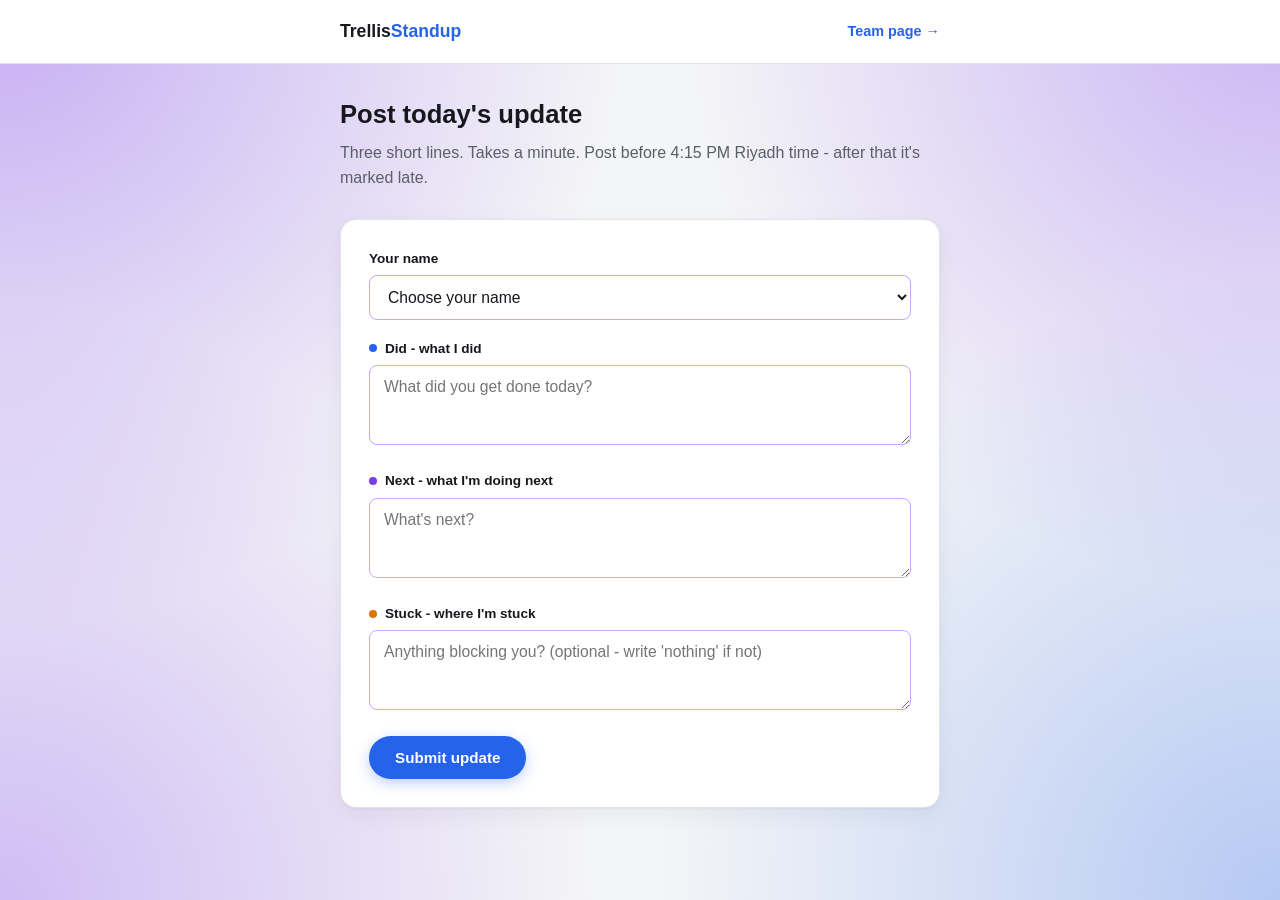
<file: index.html>
<!DOCTYPE html>
<html lang="en">
<head>
  <meta charset="UTF-8">
  <meta name="viewport" content="width=device-width, initial-scale=1.0">
  <title>Trellis Standup</title>
  <link rel="icon" href="data:image/svg+xml,%3Csvg xmlns='http://www.w3.org/2000/svg' viewBox='0 0 100 100'%3E%3Crect width='100' height='100' rx='22' fill='%232563eb'/%3E%3Ctext x='50' y='68' font-family='sans-serif' font-weight='700' font-size='54' fill='white' text-anchor='middle'%3ET%3C/text%3E%3C/svg%3E">
  <link rel="stylesheet" href="styles.css">
</head>
<body>

  <header class="site-header">
    <div class="container header-inner">
      <span class="logo">Trellis<span>Standup</span></span>
      <a href="team.html" class="link-secondary">Team page →</a>
    </div>
  </header>

  <main class="container">
    <h1>Post today's update</h1>
    <p class="lead">Three short lines. Takes a minute. Post before 4:15 PM Riyadh time - after that it's marked late.</p>

    <form id="updateForm" class="form-card" novalidate>
      <div class="field">
        <label for="name">Your name</label>
        <select id="name" name="name" required>
          <option value="" disabled selected>Choose your name</option>
        </select>
      </div>

      <div class="field field-did">
        <label for="did"><span class="dot"></span>Did - what I did</label>
        <textarea id="did" name="did" rows="3" required maxlength="2000" placeholder="What did you get done today?"></textarea>
      </div>

      <div class="field field-next">
        <label for="next"><span class="dot"></span>Next - what I'm doing next</label>
        <textarea id="next" name="next" rows="3" required maxlength="2000" placeholder="What's next?"></textarea>
      </div>

      <div class="field field-stuck">
        <label for="stuck"><span class="dot"></span>Stuck - where I'm stuck</label>
        <textarea id="stuck" name="stuck" rows="3" maxlength="2000" placeholder="Anything blocking you? (optional - write 'nothing' if not)"></textarea>
      </div>

      <button type="submit" class="btn btn-primary">Submit update</button>
      <p id="formError" class="form-error hidden">Couldn't save that - check your connection and try again.</p>
    </form>

    <section id="result" class="result hidden" aria-live="polite">
      <h2>Saved</h2>
      <div class="card">
        <p class="card-name" id="resultName"></p>
        <p class="card-label did">Did</p>
        <p class="card-text" id="resultDid"></p>
        <p class="card-label next">Next</p>
        <p class="card-text" id="resultNext"></p>
        <p class="card-label stuck">Stuck</p>
        <p class="card-text" id="resultStuck"></p>
      </div>
      <p class="note">Your update for today is saved. Submitting again today will update this instead of adding a new one.</p>
    </section>
  </main>

  <script src="names.js"></script>
  <script src="script.js"></script>
</body>
</html>
</file>
<file: styles.css>
* {
  margin: 0;
  padding: 0;
  box-sizing: border-box;
}

.hidden {
  display: none !important;
}

:root {
  --ink: #16181d;
  --ink-soft: #5a5f68;
  --paper: #ffffff;
  --paper-alt: #f4f5f7;
  --accent: #2563eb;
  --accent-dark: #1d4ed8;
  --border: #e2e4e9;
  --radius: 10px;
  --max-width: 640px;
  --danger: #c0392b;
  --did-color: #2563eb;
  --next-color: #7c3aed;
  --stuck-color: #d97706;
  --font: -apple-system, BlinkMacSystemFont, "Segoe UI", Inter, sans-serif;
}

body {
  font-family: var(--font);
  color: var(--ink);
  background:
    radial-gradient(circle at 0% 0%, rgba(124, 58, 237, 0.38), transparent 40%),
    radial-gradient(circle at 100% 0%, rgba(124, 58, 237, 0.34), transparent 38%),
    radial-gradient(circle at 0% 100%, rgba(124, 58, 237, 0.3), transparent 38%),
    radial-gradient(circle at 100% 100%, rgba(37, 99, 235, 0.3), transparent 40%),
    var(--paper-alt);
  background-attachment: fixed;
  min-height: 100vh;
  line-height: 1.55;
}

a {
  color: inherit;
}

.container {
  max-width: var(--max-width);
  margin: 0 auto;
  padding: 0 20px;
}

.container-wide {
  max-width: 980px;
}

.site-header {
  background: var(--paper);
  box-shadow: 0 1px 0 var(--border);
  padding: 18px 0;
  margin-bottom: 32px;
}

.header-inner {
  display: flex;
  align-items: center;
  justify-content: space-between;
}

.logo {
  font-weight: 700;
  font-size: 1.1rem;
}

.logo span {
  color: var(--accent);
}

.link-secondary {
  font-size: 0.9rem;
  font-weight: 600;
  color: var(--accent);
  text-decoration: none;
}

.link-secondary:hover {
  text-decoration: underline;
}

main {
  padding-bottom: 60px;
}

h1 {
  font-size: 1.6rem;
  margin-bottom: 6px;
}

.lead {
  color: var(--ink-soft);
  margin-bottom: 28px;
}

.form-card {
  background: var(--paper);
  border: 1px solid var(--border);
  border-radius: 16px;
  padding: 28px;
  box-shadow: 0 1px 3px rgba(22, 24, 29, 0.04), 0 8px 24px rgba(22, 24, 29, 0.05);
}

.field {
  margin-bottom: 18px;
}

.field label {
  display: flex;
  align-items: center;
  gap: 8px;
  font-size: 0.85rem;
  font-weight: 600;
  margin-bottom: 6px;
}

.dot {
  width: 8px;
  height: 8px;
  border-radius: 50%;
  background: var(--ink-soft);
  flex-shrink: 0;
}

.field-did .dot { background: var(--did-color); }
.field-next .dot { background: var(--next-color); }
.field-stuck .dot { background: var(--stuck-color); }

.field-did textarea:focus { border-color: var(--did-color); box-shadow: 0 0 0 3px rgba(37, 99, 235, 0.12); }
.field-next textarea:focus { border-color: var(--next-color); box-shadow: 0 0 0 3px rgba(124, 58, 237, 0.12); }
.field-stuck textarea:focus { border-color: var(--stuck-color); box-shadow: 0 0 0 3px rgba(217, 119, 6, 0.12); }

select,
textarea {
  width: 100%;
  font-family: var(--font);
  font-size: 0.98rem;
  color: var(--ink);
  background: transparent;
  border: 1.5px solid rgba(124, 58, 237, 0.45);
  border-radius: 8px;
  padding: 12px 14px;
  resize: vertical;
  transition: border-color 0.15s ease, box-shadow 0.15s ease;
}

select:focus,
textarea:focus {
  outline: none;
  border-color: var(--accent);
  box-shadow: 0 0 0 3px rgba(37, 99, 235, 0.12);
}

.btn {
  display: inline-block;
  padding: 13px 26px;
  border-radius: 999px;
  font-weight: 600;
  font-size: 0.95rem;
  border: none;
  cursor: pointer;
  font-family: var(--font);
  transition: background 0.15s ease, transform 0.15s ease, box-shadow 0.15s ease;
}

.btn-primary {
  background: var(--accent);
  color: #fff;
  box-shadow: 0 4px 14px rgba(37, 99, 235, 0.3);
}

.btn-primary:hover {
  background: var(--accent-dark);
  transform: translateY(-1px);
  box-shadow: 0 6px 18px rgba(37, 99, 235, 0.35);
}

.btn:disabled {
  opacity: 0.6;
  cursor: not-allowed;
  transform: none;
}

.form-error {
  margin-top: 14px;
  font-size: 0.88rem;
  font-weight: 600;
  color: var(--danger);
}

.form-error.hidden {
  display: none;
}

.result {
  margin-top: 40px;
  animation: rise 0.35s ease;
}

@keyframes rise {
  from { opacity: 0; transform: translateY(8px); }
  to { opacity: 1; transform: translateY(0); }
}

.result.hidden {
  display: none;
}

.result h2 {
  font-size: 1.1rem;
  margin-bottom: 12px;
}

.card {
  background: var(--paper);
  border: 1px solid var(--border);
  border-radius: var(--radius);
  padding: 24px;
  box-shadow: 0 1px 3px rgba(22, 24, 29, 0.04), 0 8px 24px rgba(22, 24, 29, 0.05);
}

.card-name {
  font-weight: 700;
  margin-bottom: 14px;
}

.card-label {
  font-size: 0.78rem;
  font-weight: 700;
  text-transform: uppercase;
  letter-spacing: 0.04em;
  color: var(--ink-soft);
  margin-top: 12px;
}

.card-label:first-of-type {
  margin-top: 0;
}

.card-label.did { color: var(--did-color); }
.card-label.next { color: var(--next-color); }
.card-label.stuck { color: var(--stuck-color); }

.card-text {
  margin-top: 4px;
  white-space: pre-wrap;
}

.note {
  margin-top: 12px;
  font-size: 0.85rem;
  color: var(--ink-soft);
}

/* ---------- Team page ---------- */
.missing-card {
  background: rgba(217, 119, 6, 0.08);
  border: 1px solid rgba(217, 119, 6, 0.3);
  border-radius: var(--radius);
  padding: 20px 24px;
  margin-bottom: 28px;
}

.missing-card.hidden {
  display: none;
}

.missing-title {
  font-size: 0.85rem;
  font-weight: 700;
  text-transform: uppercase;
  letter-spacing: 0.04em;
  color: var(--stuck-color);
  margin-bottom: 10px;
}

.missing-list {
  display: flex;
  flex-wrap: wrap;
  gap: 8px;
}

.missing-pill {
  background: var(--paper);
  border: 1px solid rgba(217, 119, 6, 0.35);
  color: var(--ink);
  font-size: 0.88rem;
  font-weight: 600;
  padding: 6px 14px;
  border-radius: 999px;
}

.cards-grid {
  display: grid;
  grid-template-columns: repeat(auto-fill, minmax(300px, 1fr));
  gap: 20px;
  margin-top: 8px;
}

.cards-grid .card {
  animation: rise 0.3s ease;
}

.card-top {
  display: flex;
  align-items: flex-start;
  justify-content: space-between;
  gap: 12px;
  margin-bottom: 14px;
}

.card-time {
  font-size: 0.8rem;
  color: var(--ink-soft);
  margin-top: 2px;
}

.badge {
  font-size: 0.75rem;
  font-weight: 700;
  text-transform: uppercase;
  letter-spacing: 0.03em;
  padding: 4px 10px;
  border-radius: 999px;
  flex-shrink: 0;
}

.badge-ontime {
  background: rgba(22, 163, 74, 0.12);
  color: #15803d;
}

.badge-late {
  background: rgba(192, 57, 43, 0.1);
  color: var(--danger);
}

.form-error:not(.hidden) {
  margin-top: 0;
  margin-bottom: 20px;
}
</file>
